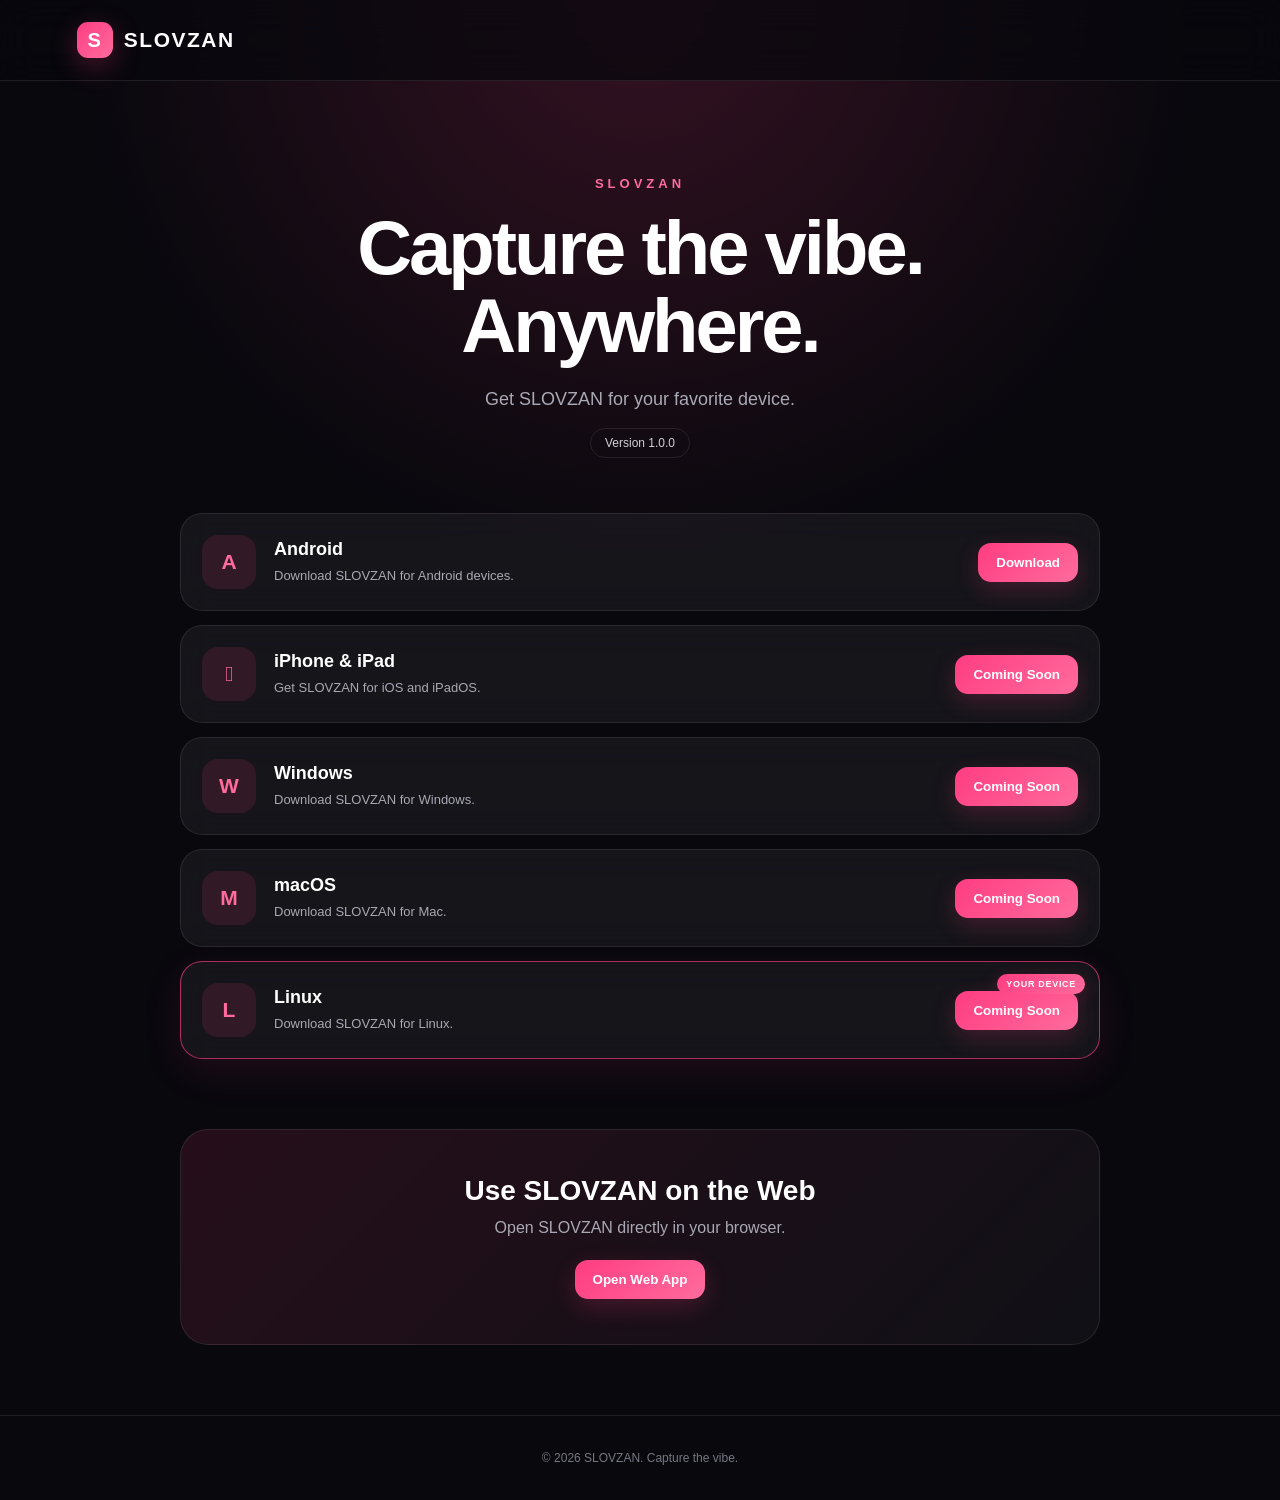
<file: index.html>
<!DOCTYPE html>
<html lang="en">
<head>
    <meta charset="UTF-8">
    <meta name="viewport" content="width=device-width, initial-scale=1.0">
    <meta name="description" content="Official SLOVZAN download website. Get SLOVZAN for your favorite devices and access the web app.">
    <meta name="robots" content="index, follow">
    <meta name="theme-color" content="#ff3d81">
    <link rel="canonical" href="https://slovzan-download.github.io/Slovzan-/">

    <meta property="og:title" content="SLOVZAN — Download">
    <meta property="og:description" content="Get SLOVZAN for your favorite device.">
    <meta property="og:url" content="https://slovzan-download.github.io/Slovzan-/">
    <meta property="og:type" content="website">

    <meta name="twitter:card" content="summary">
    <meta name="twitter:title" content="SLOVZAN — Download">
    <meta name="twitter:description" content="Get SLOVZAN for your favorite device.">

    <title>SLOVZAN — Download</title>
    <link rel="stylesheet" href="style.css">
</head>

<body>

    <header class="navbar">
        <div class="brand">
            <div class="logo">S</div>
            <span>SLOVZAN</span>
        </div>
    </header>

    <main>

        <section class="hero">
            <p class="eyebrow">SLOVZAN</p>

            <h1>Capture the vibe.<br>Anywhere.</h1>

            <p class="subtitle">
                Get SLOVZAN for your favorite device.
            </p>

            <div class="version">
                Version 1.0.0
            </div>
        </section>

        <section class="downloads">

            <div class="download-card">
                <div class="device-icon">A</div>
                <div class="device-info">
                    <h2>Android</h2>
                    <p>Download SLOVZAN for Android devices.</p>
                </div>
                <button>Download</button>
            </div>

            <div class="download-card">
                <div class="device-icon"></div>
                <div class="device-info">
                    <h2>iPhone & iPad</h2>
                    <p>Get SLOVZAN for iOS and iPadOS.</p>
                </div>
                <button>Coming Soon</button>
            </div>

            <div class="download-card">
                <div class="device-icon">W</div>
                <div class="device-info">
                    <h2>Windows</h2>
                    <p>Download SLOVZAN for Windows.</p>
                </div>
                <button>Coming Soon</button>
            </div>

            <div class="download-card">
                <div class="device-icon">M</div>
                <div class="device-info">
                    <h2>macOS</h2>
                    <p>Download SLOVZAN for Mac.</p>
                </div>
                <button>Coming Soon</button>
            </div>

            <div class="download-card">
                <div class="device-icon">L</div>
                <div class="device-info">
                    <h2>Linux</h2>
                    <p>Download SLOVZAN for Linux.</p>
                </div>
                <button>Coming Soon</button>
            </div>

        </section>

        <section class="web-app">
            <h2>Use SLOVZAN on the Web</h2>
            <p>Open SLOVZAN directly in your browser.</p>

            <button id="webAppButton">
                Open Web App
            </button>
        </section>

    </main>

    <footer>
        <p>© 2026 SLOVZAN. Capture the vibe.</p>
    </footer>

    <script src="script.js"></script>

</body>
</html>
</file>
<file: style.css>
* {
    margin: 0;
    padding: 0;
    box-sizing: border-box;
}

:root {
    --pink: #ff3d81;
    --pink-light: #ff6b9d;
    --text: #ffffff;
    --muted: #a9a9b5;
    --card: rgba(255,255,255,0.055);
    --border: rgba(255,255,255,0.09);
}

body {
    min-height: 100vh;
    background:
        radial-gradient(circle at 50% 0%, rgba(255,61,129,0.18), transparent 35%),
        #08080d;
    color: var(--text);
    font-family: Arial, Helvetica, sans-serif;
}

.navbar {
    width: 100%;
    padding: 22px 6%;
    border-bottom: 1px solid var(--border);
    backdrop-filter: blur(18px);
    position: sticky;
    top: 0;
    z-index: 10;
    background: rgba(8,8,13,0.72);
}

.brand {
    display: flex;
    align-items: center;
    gap: 11px;
    font-size: 21px;
    font-weight: 800;
    letter-spacing: 1.5px;
}

.logo {
    width: 36px;
    height: 36px;
    border-radius: 11px;
    display: flex;
    align-items: center;
    justify-content: center;
    background: linear-gradient(135deg, var(--pink), var(--pink-light));
    box-shadow: 0 8px 28px rgba(255,61,129,0.28);
    font-size: 20px;
    font-weight: 900;
}

main {
    width: min(920px, 92%);
    margin: auto;
}

.hero {
    text-align: center;
    padding: 95px 10px 55px;
}

.eyebrow {
    color: var(--pink-light);
    font-size: 13px;
    font-weight: 800;
    letter-spacing: 4px;
    margin-bottom: 18px;
}

.hero h1 {
    font-size: clamp(42px, 8vw, 76px);
    line-height: 1.02;
    letter-spacing: -3px;
    font-weight: 900;
}

.subtitle {
    color: var(--muted);
    font-size: 18px;
    margin-top: 25px;
}

.version {
    display: inline-block;
    margin-top: 18px;
    padding: 7px 14px;
    border: 1px solid var(--border);
    border-radius: 50px;
    color: #cfcfd7;
    font-size: 12px;
}

.downloads {
    display: grid;
    gap: 14px;
}

.download-card {
    display: flex;
    align-items: center;
    gap: 18px;
    padding: 21px;
    border: 1px solid var(--border);
    border-radius: 22px;
    background: var(--card);
    backdrop-filter: blur(15px);
    transition: transform .25s ease, border-color .25s ease;
}

.download-card:hover {
    transform: translateY(-3px);
    border-color: rgba(255,61,129,0.45);
}

.device-icon {
    width: 54px;
    height: 54px;
    flex: 0 0 54px;
    border-radius: 16px;
    display: flex;
    align-items: center;
    justify-content: center;
    background: rgba(255,61,129,0.12);
    color: var(--pink-light);
    font-size: 21px;
    font-weight: 900;
}

.device-info {
    flex: 1;
}

.device-info h2 {
    font-size: 18px;
    margin-bottom: 6px;
}

.device-info p {
    color: var(--muted);
    font-size: 13px;
    line-height: 1.5;
}

button {
    border: 0;
    border-radius: 13px;
    padding: 12px 18px;
    background: linear-gradient(135deg, var(--pink), var(--pink-light));
    color: white;
    font-weight: 800;
    cursor: pointer;
    white-space: nowrap;
    box-shadow: 0 8px 25px rgba(255,61,129,0.2);
}

button:hover {
    filter: brightness(1.08);
}

.web-app {
    margin: 70px 0;
    padding: 45px 25px;
    text-align: center;
    border: 1px solid var(--border);
    border-radius: 28px;
    background: linear-gradient(
        135deg,
        rgba(255,61,129,0.12),
        rgba(255,255,255,0.035)
    );
}

.web-app h2 {
    font-size: 28px;
}

.web-app p {
    color: var(--muted);
    margin: 12px 0 23px;
}

footer {
    text-align: center;
    padding: 35px 20px;
    border-top: 1px solid var(--border);
    color: #777783;
    font-size: 12px;
}

@media (max-width: 600px) {
    .hero {
        padding-top: 70px;
    }

    .hero h1 {
        letter-spacing: -2px;
    }

    .download-card {
        padding: 17px;
    }

    .device-icon {
        width: 46px;
        height: 46px;
        flex-basis: 46px;
    }

    .download-card button {
        padding: 10px 12px;
        font-size: 11px;
    }
}

@media (max-width: 430px) {
    .download-card {
        flex-wrap: wrap;
    }

    .device-info {
        min-width: calc(100% - 64px);
    }

    .download-card button {
        width: 100%;
    }
}

.download-card {
    position: relative;
}

.your-device {
    border-color: rgba(255, 61, 129, 0.65);
    box-shadow: 0 12px 40px rgba(255, 61, 129, 0.10);
}

.your-device-badge {
    position: absolute;
    top: 12px;
    right: 14px;
    padding: 5px 9px;
    border-radius: 20px;
    background: linear-gradient(135deg, #ff3d81, #ff6b9d);
    color: #fff;
    font-size: 9px;
    font-weight: 900;
    letter-spacing: 0.7px;
    box-shadow: 0 5px 18px rgba(255, 61, 129, 0.25);
}

@media (max-width: 430px) {
    .your-device-badge {
        top: 10px;
        right: 12px;
        font-size: 8px;
    }
}
</file>
